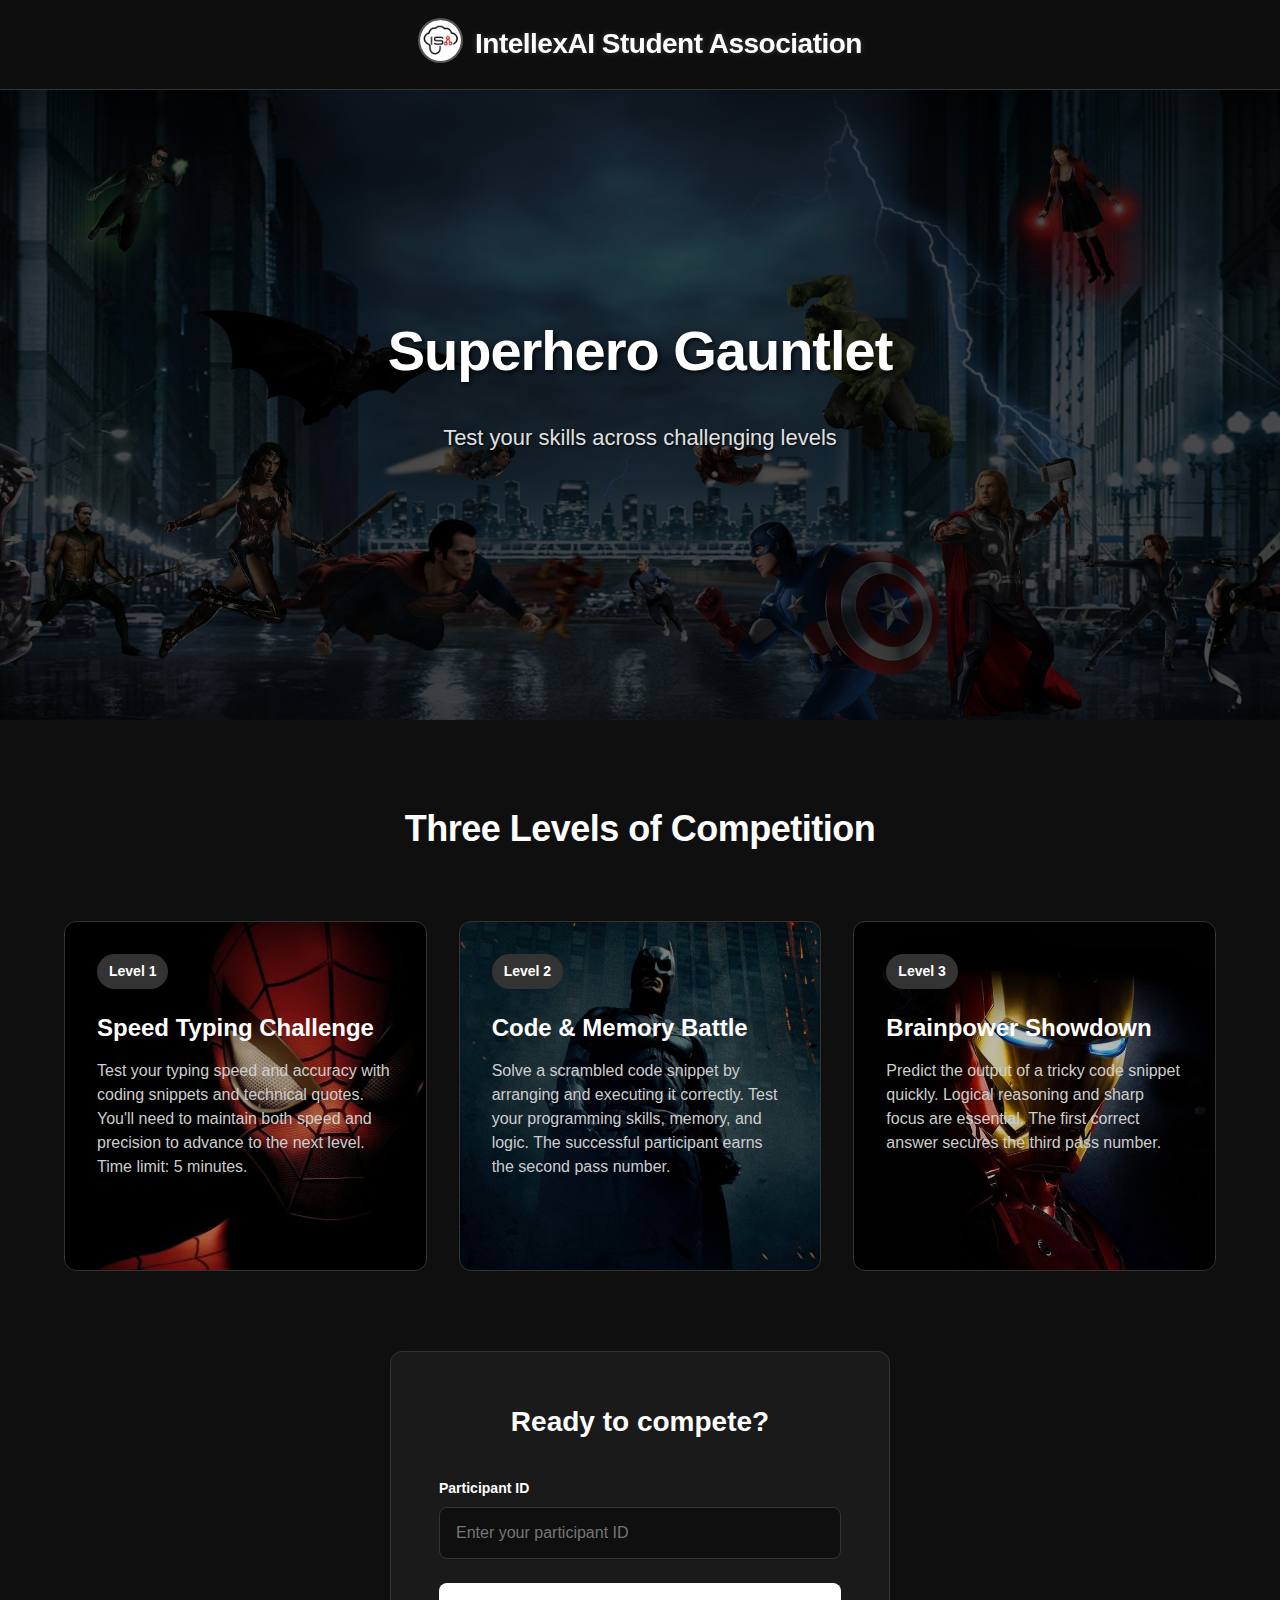
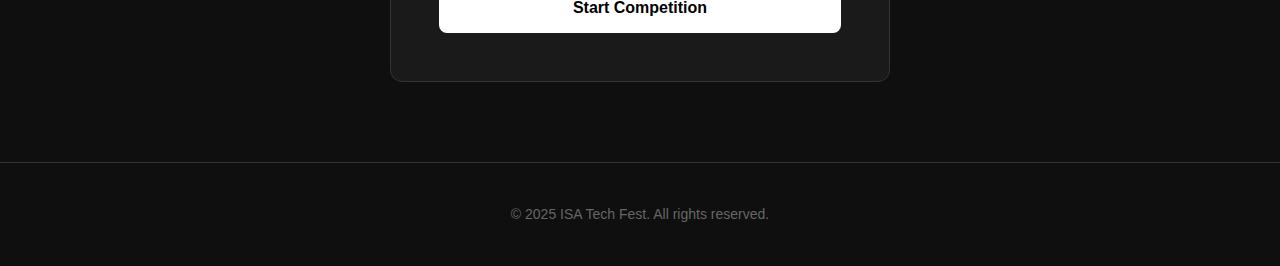
<file: index.html>
<!DOCTYPE html>
<html lang="en">
  <head>
    <meta charset="UTF-8" />
    <meta name="viewport" content="width=device-width, initial-scale=1.0" />
    <title>Superhero Gauntlet</title>
    <link rel="stylesheet" href="css/style.css" />
  </head>
  <body>
    <header class="header">
      <div class="container">
        <nav class="nav">
          <div class="logo-container">
            <a href="index.html"
              ><img
                src="images/isa_dypcoe_logo.jpg"
                alt="Logo"
                class="logo-img"
            /></a>
            <div class="logo-text">IntellexAI Student Association</div>
          </div>
        </nav>
      </div>
    </header>

    <main>
      <section class="hero">
        <div class="container">
          <h1>Superhero Gauntlet</h1>
          <p>Test your skills across challenging levels</p>
        </div>
      </section>

      <section class="games-section">
        <div class="container">
          <h2 class="section-title">Three Levels of Competition</h2>
          <div class="games-grid">
            <div class="game-card level1">
              <div class="game-number">Level 1</div>
              <h3 class="game-title">Speed Typing Challenge</h3>
              <p class="game-description">
                Test your typing speed and accuracy with coding snippets and
                technical quotes. You'll need to maintain both speed and
                precision to advance to the next level. Time limit: 5 minutes.
              </p>
            </div>

            <div class="game-card level2">
              <div class="game-number">Level 2</div>
              <h3 class="game-title">Code & Memory Battle</h3>
              <p class="game-description">
                Solve a scrambled code snippet by arranging and executing it
                correctly. Test your programming skills, memory, and logic. The
                successful participant earns the second pass number.
              </p>
            </div>

            <div class="game-card level3">
              <div class="game-number">Level 3</div>
              <h3 class="game-title">Brainpower Showdown</h3>
              <p class="game-description">
                Predict the output of a tricky code snippet quickly. Logical
                reasoning and sharp focus are essential. The first correct
                answer secures the third pass number.
              </p>
            </div>
          </div>
          <div class="login-section">
            <h3 class="login-title">Ready to compete?</h3>
            <form id="loginForm">
              <div class="form-group">
                <label class="form-label" for="userId">Participant ID</label>
                <input
                  type="text"
                  id="userId"
                  class="form-input"
                  placeholder="Enter your participant ID"
                  required
                />
              </div>
              <button type="submit" class="start-button">
                Start Competition
              </button>
            </form>
          </div>
        </div>
      </section>
    </main>

    <footer class="footer">
      <div class="container">
        <p>&copy; 2025 ISA Tech Fest. All rights reserved.</p>
      </div>
    </footer>

    <script src="js/main.js"></script>
  </body>
</html>
</file>
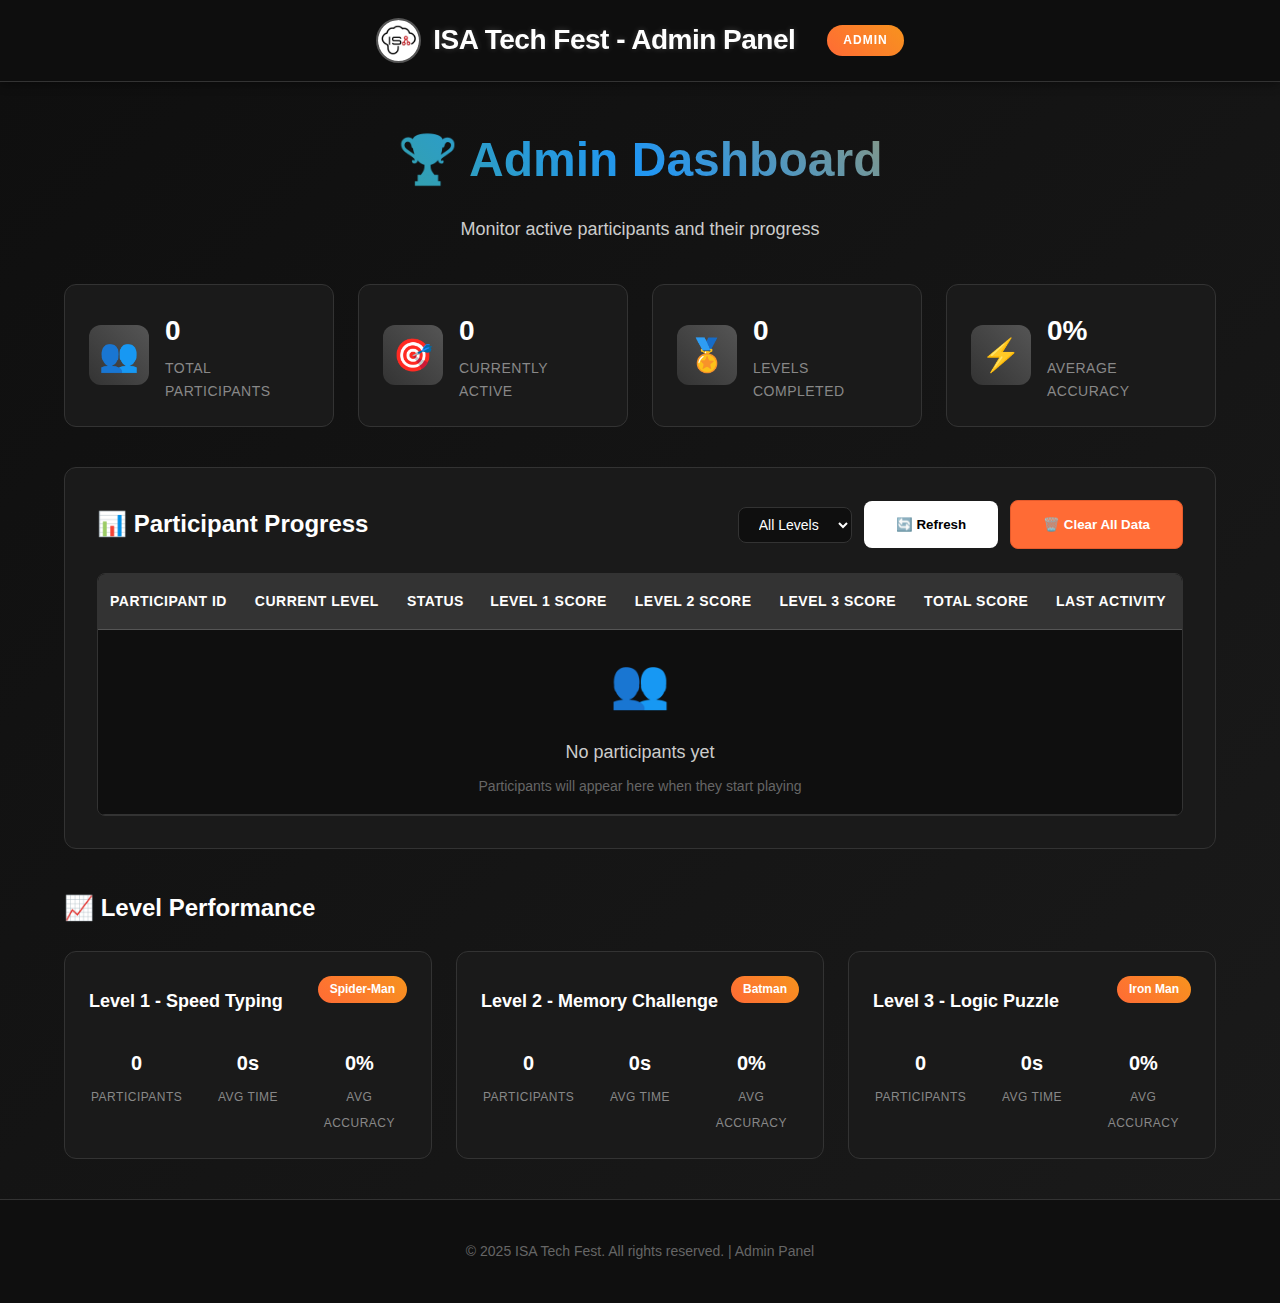
<file: admin.html>
<!DOCTYPE html>
<html lang="en">
  <head>
    <meta charset="UTF-8" />
    <meta name="viewport" content="width=device-width, initial-scale=1.0" />
    <title>Admin Panel - ISA Tech Fest</title>
    <link rel="stylesheet" href="css/style.css" />
    <link rel="stylesheet" href="css/admin.css" />
  </head>
  <body>
    <header class="header">
      <div class="container">
        <nav class="nav">
          <div class="logo-container">
            <img src="images/isa_dypcoe_logo.jpg" class="logo-img" alt="Logo" />
            <div class="logo-text">ISA Tech Fest - Admin Panel</div>
            <div class="admin-badge">ADMIN</div>
          </div>
        </nav>
      </div>
    </header>

    <main>
      <section class="admin-section">
        <div class="container">
          <div class="admin-header">
            <h1 class="admin-title">🏆 Admin Dashboard</h1>
            <p class="admin-subtitle">Monitor active participants and their progress</p>
          </div>

          <div class="stats-overview">
            <div class="stat-card">
              <div class="stat-icon">👥</div>
              <div class="stat-content">
                <div class="stat-number" id="totalParticipants">0</div>
                <div class="stat-label">Total Participants</div>
              </div>
            </div>
            <div class="stat-card">
              <div class="stat-icon">🎯</div>
              <div class="stat-content">
                <div class="stat-number" id="activeParticipants">0</div>
                <div class="stat-label">Currently Active</div>
              </div>
            </div>
            <div class="stat-card">
              <div class="stat-icon">🏅</div>
              <div class="stat-content">
                <div class="stat-number" id="completedLevels">0</div>
                <div class="stat-label">Levels Completed</div>
              </div>
            </div>
            <div class="stat-card">
              <div class="stat-icon">⚡</div>
              <div class="stat-content">
                <div class="stat-number" id="avgAccuracy">0%</div>
                <div class="stat-label">Average Accuracy</div>
              </div>
            </div>
          </div>

          <div class="participants-section">
            <div class="section-header">
              <h2>📊 Participant Progress</h2>
              <div class="filter-controls">
                <select id="levelFilter" class="filter-select">
                  <option value="all">All Levels</option>
                  <option value="level1">Level 1</option>
                  <option value="level2">Level 2</option>
                  <option value="level3">Level 3</option>
                </select>
                <button id="refreshBtn" class="btn btn-primary">🔄 Refresh</button>
                <button id="clearDataBtn" class="btn btn-warning">🗑️ Clear All Data</button>
              </div>
            </div>

            <div class="participants-table-container">
              <table class="participants-table">
                <thead>
                  <tr>
                    <th>Participant ID</th>
                    <th>Current Level</th>
                    <th>Status</th>
                    <th>Level 1 Score</th>
                    <th>Level 2 Score</th>
                    <th>Level 3 Score</th>
                    <th>Total Score</th>
                    <th>Last Activity</th>
                  </tr>
                </thead>
                <tbody id="participantsTableBody">
                  <!-- Dynamic content will be inserted here -->
                </tbody>
              </table>
            </div>
          </div>

          <div class="level-breakdown">
            <h2>📈 Level Performance</h2>
            <div class="level-cards">
              <div class="level-card">
                <div class="level-header">
                  <h3>Level 1 - Speed Typing</h3>
                  <span class="level-badge">Spider-Man</span>
                </div>
                <div class="level-stats">
                  <div class="level-stat">
                    <span class="stat-value" id="level1Participants">0</span>
                    <span class="stat-desc">Participants</span>
                  </div>
                  <div class="level-stat">
                    <span class="stat-value" id="level1AvgTime">0s</span>
                    <span class="stat-desc">Avg Time</span>
                  </div>
                  <div class="level-stat">
                    <span class="stat-value" id="level1AvgAccuracy">0%</span>
                    <span class="stat-desc">Avg Accuracy</span>
                  </div>
                </div>
              </div>

              <div class="level-card">
                <div class="level-header">
                  <h3>Level 2 - Memory Challenge</h3>
                  <span class="level-badge">Batman</span>
                </div>
                <div class="level-stats">
                  <div class="level-stat">
                    <span class="stat-value" id="level2Participants">0</span>
                    <span class="stat-desc">Participants</span>
                  </div>
                  <div class="level-stat">
                    <span class="stat-value" id="level2AvgTime">0s</span>
                    <span class="stat-desc">Avg Time</span>
                  </div>
                  <div class="level-stat">
                    <span class="stat-value" id="level2AvgAccuracy">0%</span>
                    <span class="stat-desc">Avg Accuracy</span>
                  </div>
                </div>
              </div>

              <div class="level-card">
                <div class="level-header">
                  <h3>Level 3 - Logic Puzzle</h3>
                  <span class="level-badge">Iron Man</span>
                </div>
                <div class="level-stats">
                  <div class="level-stat">
                    <span class="stat-value" id="level3Participants">0</span>
                    <span class="stat-desc">Participants</span>
                  </div>
                  <div class="level-stat">
                    <span class="stat-value" id="level3AvgTime">0s</span>
                    <span class="stat-desc">Avg Time</span>
                  </div>
                  <div class="level-stat">
                    <span class="stat-value" id="level3AvgAccuracy">0%</span>
                    <span class="stat-desc">Avg Accuracy</span>
                  </div>
                </div>
              </div>
            </div>
          </div>
        </div>
      </section>
    </main>

    <footer class="footer">
      <div class="container">
        <p>&copy; 2025 ISA Tech Fest. All rights reserved. | Admin Panel</p>
      </div>
    </footer>

    <script src="js/admin.js"></script>
  </body>
</html>
</file>
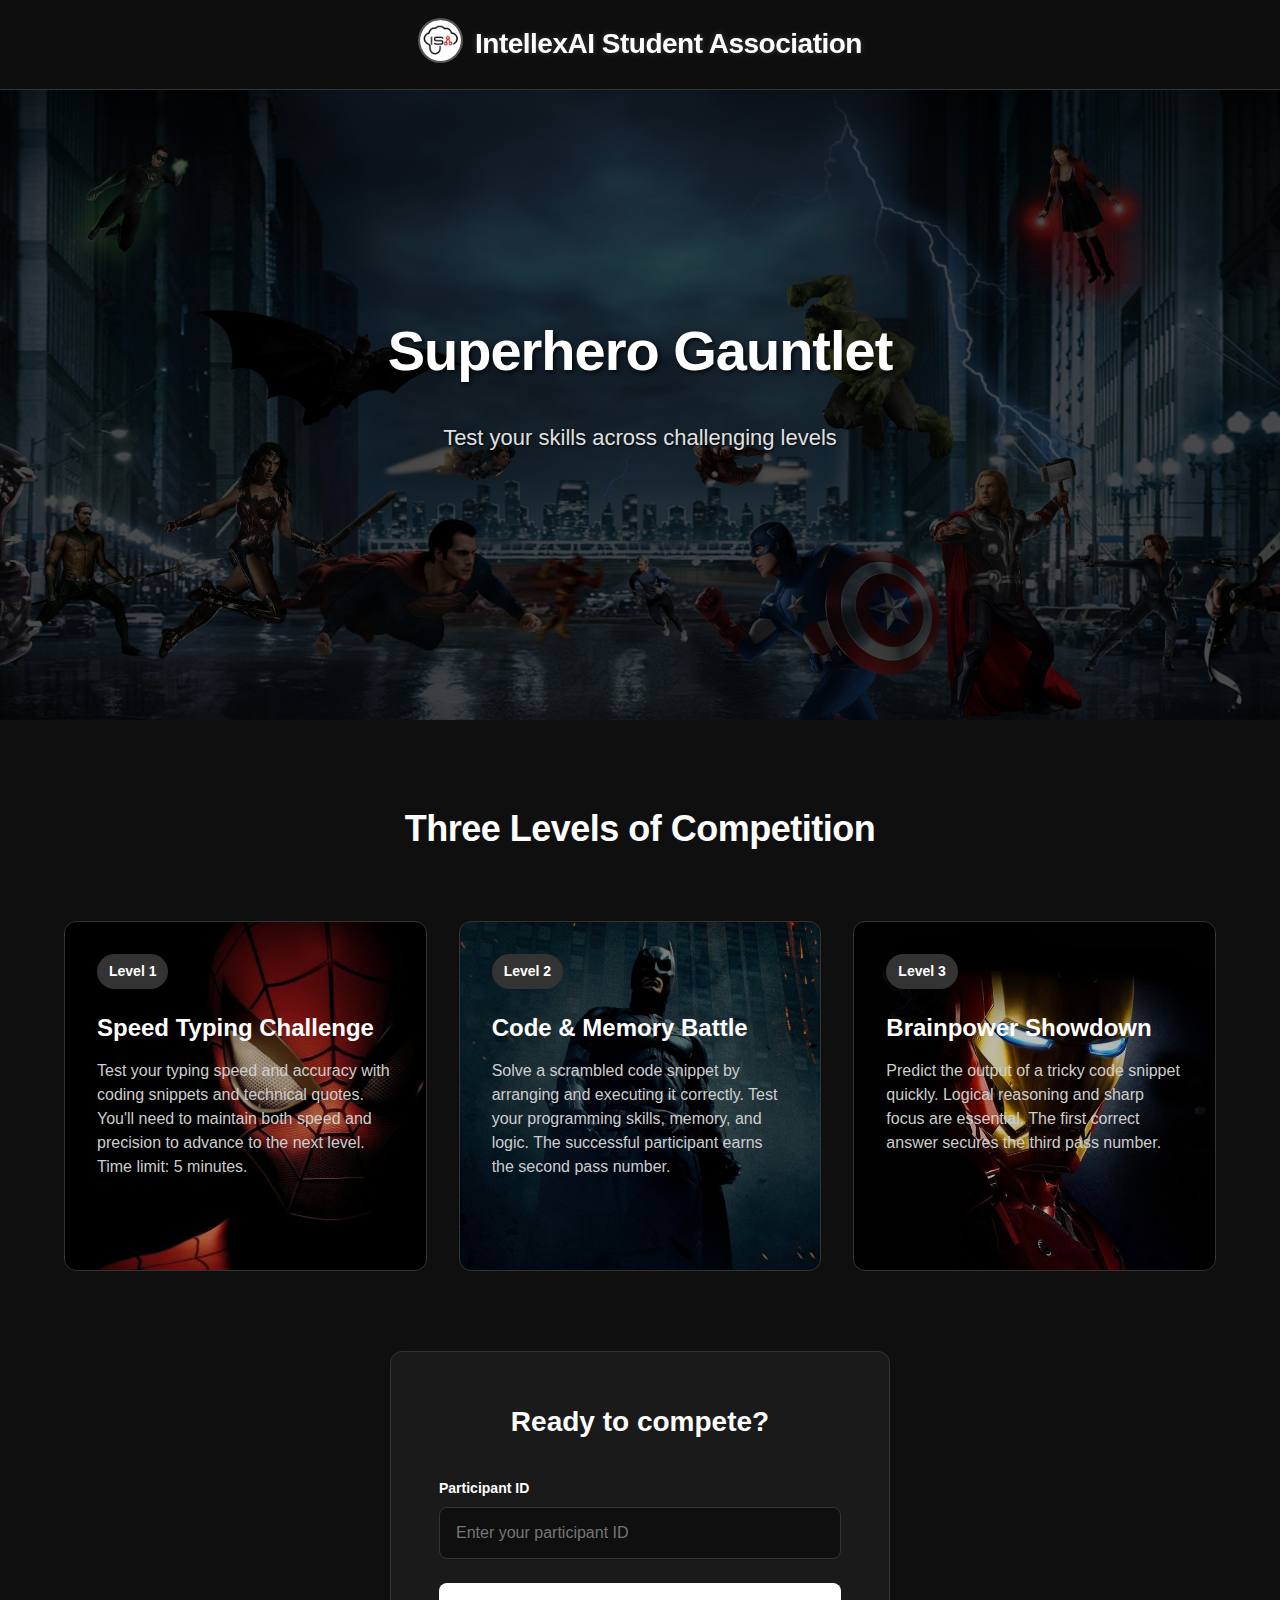
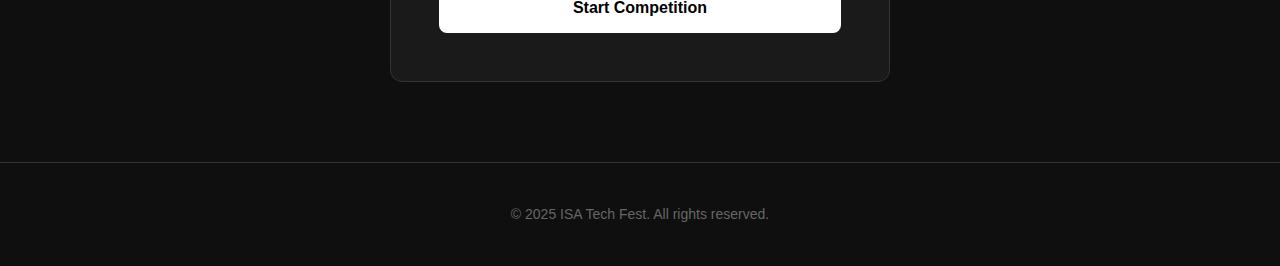
<file: level1.html>
<!DOCTYPE html>
<html lang="en">
  <head>
    <meta charset="UTF-8" />
    <meta name="viewport" content="width=device-width, initial-scale=1.0" />
    <title>Level 1 - Speed Typing | ISA Tech Fest</title>
    <link rel="stylesheet" href="css/style.css" />
    <link rel="stylesheet" href="css/level1.css" />
  </head>
  <body>
    <header class="header">
      <div class="container">
        <nav class="nav">
          <div class="logo-container">
            <img src="images/isa_dypcoe_logo.jpg" class="logo-img" alt="Logo" />
            <div class="logo-text">IntellexAI Student Association</div>
            <div id="userBadge" class="user-badge"></div>
          </div>
        </nav>
      </div>
    </header>

    <main>
      <section class="game-section">
        <div class="container">
          <div class="level-badge">Level 1</div>
          <h1 class="game-title">Super Speed</h1>
          <p class="game-description">
            Type the given superhero quote or code snippet as accurately and
            quickly as possible.
          </p>

          <div class="typing-container">
            <div id="textToType" class="text-to-type">
              Loading quote...
            </div>
            <textarea
              id="typingArea"
              class="typing-area"
              placeholder="Start typing here..."
              disabled
            ></textarea>

            <div class="stats-container">
              <div class="stat-item">
                <span id="accuracy" class="stat-number">100</span>
                <span class="stat-label">Accuracy %</span>
              </div>
              <div class="stat-item">
                <span id="timer" class="stat-number">0</span>
                <span class="stat-label">Time Taken (s)</span>
              </div>
            </div>

            <div class="control-buttons">
              <button id="startBtn" class="btn btn-primary">
                Start Challenge
              </button>
              <button id="resetBtn" class="btn btn-secondary">Reset</button>
            </div>
          </div>

          <div id="resultSection" class="result-section">
            <h2>🎉 Congratulations!</h2>
            <p>You completed the challenge with</p>
            <div class="finalStats">
              <div class="finalAccuracyP" id="finalAccuracy">0%</div>
              <div class="finalTimeP" id="finalTime">0 seconds</div>
            </div>
            <a href="level2.html" class="next-level-btn">Proceed to Level 2</a>
          </div>
        </div>
      </section>
    </main>

    <footer class="footer">
      <div class="container">
        <p>&copy; 2025 ISA Tech Fest. All rights reserved.</p>
      </div>
    </footer>

    <script src="js/level1.js"></script>
  </body>
</html>
</file>
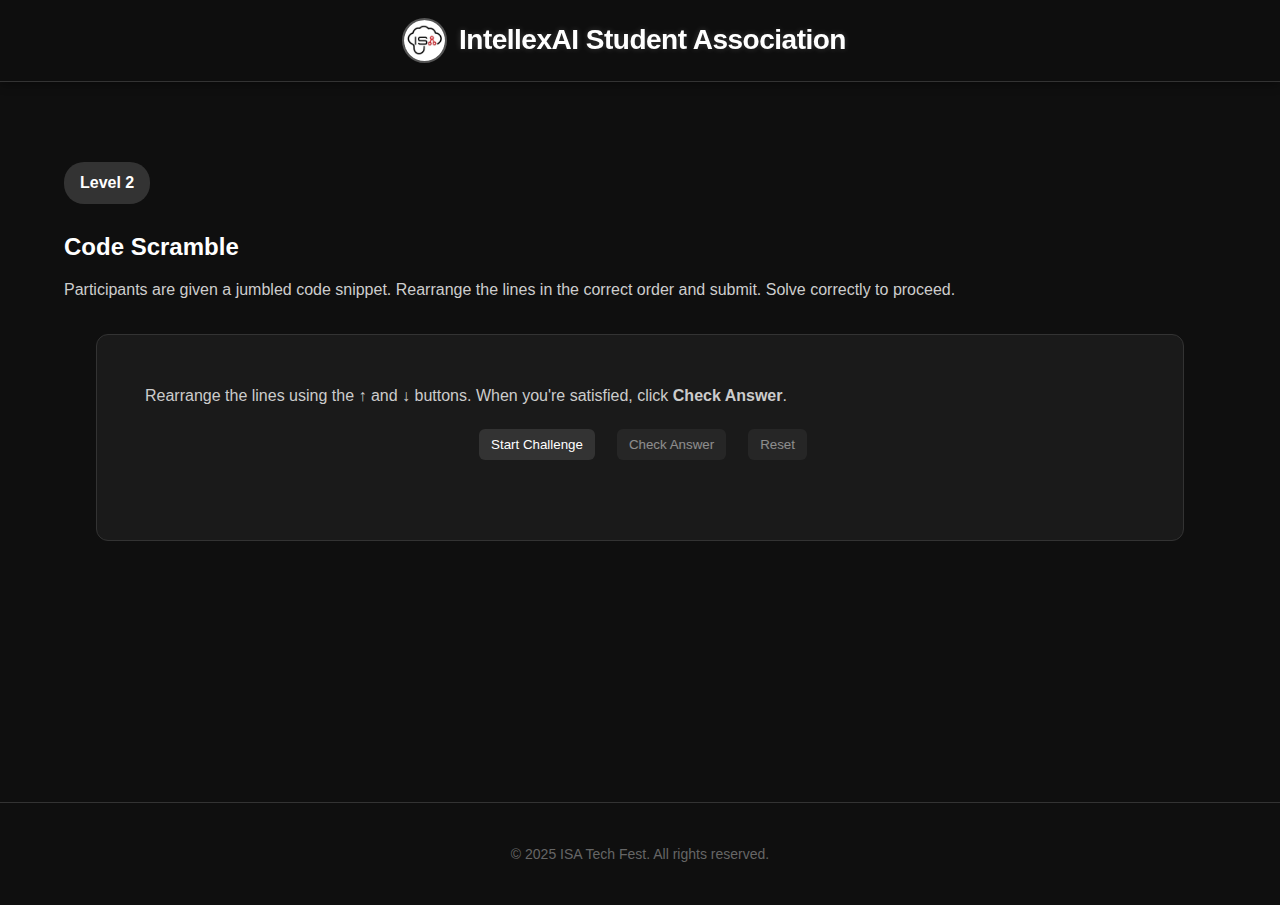
<file: level2.html>
<!DOCTYPE html>
<html lang="en">
  <head>
    <meta charset="UTF-8" />
    <meta name="viewport" content="width=device-width, initial-scale=1.0" />
    <title>Level 2 - Code Scramble | ISA Tech Fest</title>
    <link rel="stylesheet" href="css/style.css" />
    <link rel="stylesheet" href="css/level2.css" />
  </head>
  <body>
    <header class="header">
      <div class="container">
        <nav class="nav">
          <div class="logo-container">
            <img
              src="images/isa_dypcoe_logo.jpg"
              alt="IntellexAI Logo"
              class="logo-img"
            />
            <div class="logo-text">IntellexAI Student Association</div>
            <div id="userBadge" class="user-badge"></div>
          </div>
        </nav>
      </div>
    </header>

    <main>
      <section class="game-section">
        <div class="container">
          <div class="level-badge">Level 2</div>
          <h1 class="game-title">Code Scramble</h1>
          <p class="game-description">
            Participants are given a jumbled code snippet. Rearrange the lines
            in the correct order and submit. Solve correctly to proceed.
          </p>

          <div class="typing-container" id="gameArea">
            <div id="instructions" class="instructions">
              Rearrange the lines using the <strong>↑</strong> and
              <strong>↓</strong> buttons. When you're satisfied, click
              <strong>Check Answer</strong>.
            </div>

            <ul
              id="scrambledList"
              class="scramble-list"
              aria-live="polite"
            ></ul>

            <div class="control-buttons">
              <button id="startBtn" class="small-btn">Start Challenge</button>
              <button id="checkBtn" class="small-btn" disabled>
                Check Answer
              </button>
              <button id="resetBtn" class="small-btn" disabled>Reset</button>
            </div>
          </div>

          <div class="result-section" id="resultSection">
            <h2>🎉 Congratulations!</h2>
            
            <p>You completed the challenge in:</p>
            <div class="time-taken" id="timeTaken">0s</div>
            <a href="level3.html" class="next-level-btn">Proceed to Level 3</a>
          </div>
        </div>
      </section>
    </main>

    <footer class="footer">
      <div class="container">
        <p>&copy; 2025 ISA Tech Fest. All rights reserved.</p>
      </div>
    </footer>

    <script src="js/level2.js"></script>
  </body>
</html>
</file>
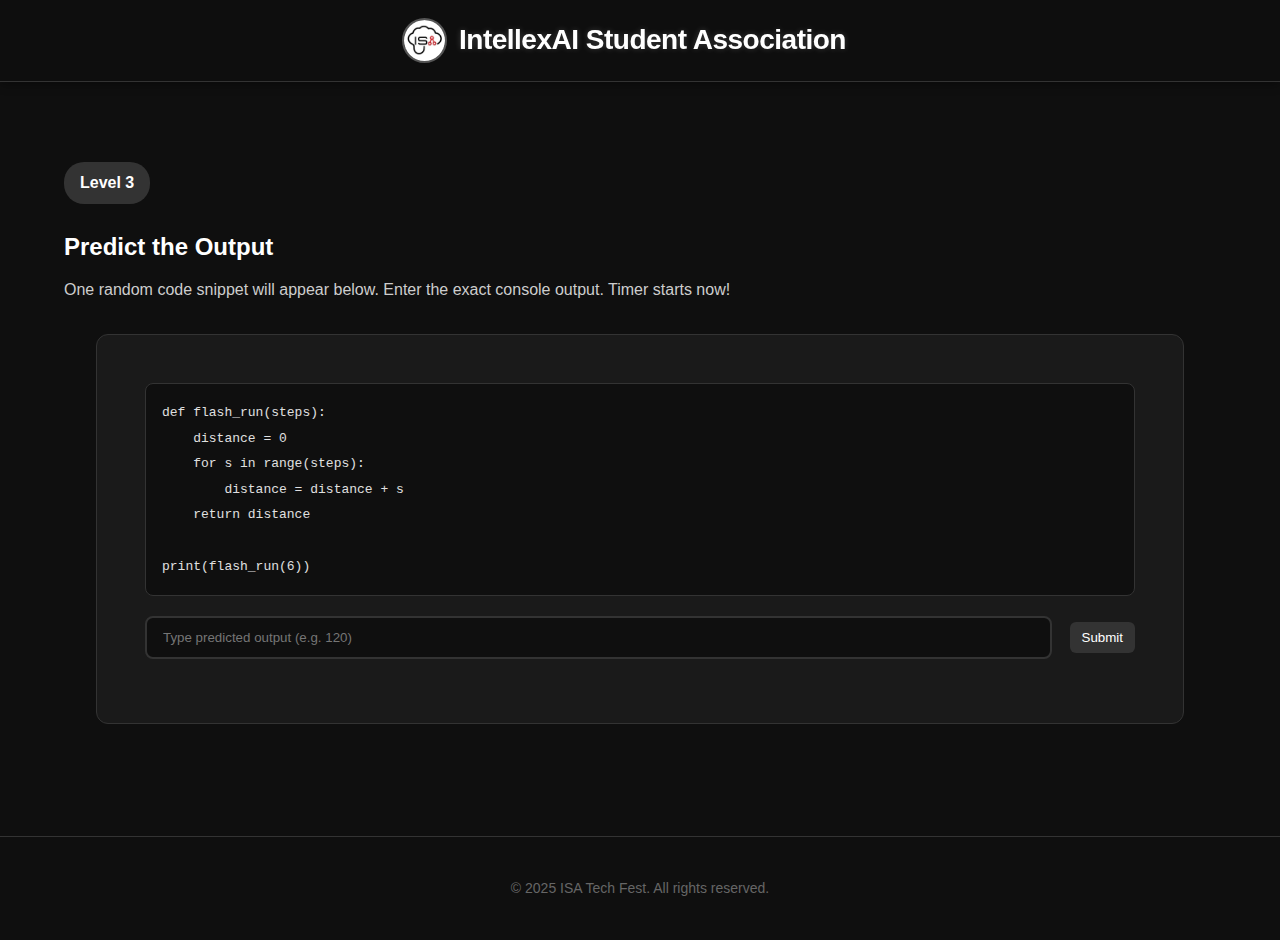
<file: level3.html>
<!DOCTYPE html>
<html lang="en">
  <head>
    <meta charset="UTF-8" />
    <meta name="viewport" content="width=device-width, initial-scale=1.0" />
    <title>Level 3 - Predict the Output | ISA Tech Fest</title>
    <link rel="stylesheet" href="css/style.css" />
    <link rel="stylesheet" href="css/level3.css" />
  </head>
  <body>
    <header class="header">
      <div class="container">
        <nav class="nav">
          <div class="logo-container">
            <img
              src="images/isa_dypcoe_logo.jpg"
              alt="IntellexAI Logo"
              class="logo-img"
            />
            <div class="logo-text">IntellexAI Student Association</div>
            <div id="userBadge" class="user-badge"></div>
          </div>
        </nav>
      </div>
    </header>

    <main>
      <section class="game-section">
        <div class="container">
          <div class="level-badge">Level 3</div>
          <h1 class="game-title">Predict the Output</h1>
          <p class="game-description">
            One random code snippet will appear below. Enter the exact console
            output. Timer starts now!
          </p>

          <div class="typing-container">
            <pre class="code-block"><code id="codeSnippet"></code></pre>

            <div class="input-row">
              <input
                id="prediction"
                placeholder="Type predicted output (e.g. 120)"
              />
              <button id="submitBtn" class="small-btn">Submit</button>
            </div>
          </div>

          <!-- Result grid styled like Level 2 -->
          <div class="result-section" id="resultSection">
            <h2>🎉 Congratulations!</h2>
            <p>You completed the challenge in</p>
            <div class="pass-number" id="finalTime">0s</div>
            <a href="index.html" class="final-btn">Finish & Return Home</a>
          </div>
        </div>
      </section>
    </main>

    <footer class="footer">
      <div class="container">
        <p>&copy; 2025 ISA Tech Fest. All rights reserved.</p>
      </div>
    </footer>

    <script src="js/level3.js"></script>
  </body>
</html>
</file>
<file: css/style.css>
* {
  margin: 0;
  padding: 0;
  box-sizing: border-box;
}

body {
  font-family: -apple-system, "Segoe UI", sans-serif;
  background: #0f0f0f;
  color: #ffffff;
  line-height: 1.6;
}

.container {
  max-width: 1200px;
  margin: 0 auto;
  padding: 0 24px;
}

.header {
  background: rgba(15, 15, 15, 0.95);
  backdrop-filter: blur(12px);
  border-bottom: 1px solid #333;
  box-shadow: 0 2px 10px rgba(0, 0, 0, 0.4);
}

.nav {
  display: flex;
  justify-content: center;
  align-items: center;
  padding: 18px 0;
}

.logo-container {
  display: flex;
  align-items: center;
  gap: 12px;
}

.logo-img {
  width: 45px;
  height: 45px;
  object-fit: contain;
  border-radius: 50%;
  border: 2px solid #555;
  transition: transform 0.3s ease, border-color 0.3s ease;
}

.logo-img:hover {
  transform: scale(1.1);
  border-color: #c72f30;
}

.logo-text {
  font-size: 28px;
  font-weight: 600;
  color: #ffffff;
  letter-spacing: -0.5px;
  text-shadow: 0 0 6px rgba(255, 255, 255, 0.2);
}

.user-badge {
  margin-left: 20px;
  color: #cfcfcf;
  font-weight: 600;
}

.admin-link {
  margin-left: 20px;
  color: #ff6b35;
  font-weight: 600;
  text-decoration: none;
  padding: 6px 12px;
  border: 1px solid #ff6b35;
  border-radius: 6px;
  transition: all 0.3s ease;
}

.admin-link:hover {
  background: #ff6b35;
  color: #000;
  transform: translateY(-1px);
}

.footer {
  border-top: 1px solid #333;
  padding: 40px 0;
  text-align: center;
  color: #666;
  font-size: 14px;
}

.hero {
  padding: 120px 0;
  text-align: center;
  background-image: url("../images/SuperheroImg.jpg");
  background-size: cover;
  background-position: center;
  background-repeat: no-repeat;
  position: relative;
  min-height: 70vh;
  display: flex;
  align-items: center;
  justify-content: center;
}

.hero::before {
  content: "";
  position: absolute;
  top: 0;
  left: 0;
  width: 100%;
  height: 100%;
  background: rgba(0, 0, 0, 0.7);
  z-index: 1;
}

.hero .container {
  position: relative;
  z-index: 2;
}

.hero h1 {
  font-size: 56px;
  font-weight: 700;
  margin-bottom: 24px;
  letter-spacing: -1px;
  text-shadow: 2px 2px 4px rgba(0, 0, 0, 0.8);
}

.hero p {
  font-size: 22px;
  color: #e0e0e0;
  margin-bottom: 48px;
  text-shadow: 1px 1px 2px rgba(0, 0, 0, 0.8);
  max-width: 600px;
  margin-left: auto;
  margin-right: auto;
}

.games-section {
  padding: 80px 0;
}

.section-title {
  font-size: 36px;
  font-weight: 700;
  text-align: center;
  margin-bottom: 64px;
  letter-spacing: -0.5px;
}

.games-grid {
  display: grid;
  grid-template-columns: repeat(auto-fit, minmax(350px, 1fr));
  gap: 32px;
  margin-bottom: 80px;
}

.game-card {
  min-height: 350px;
  border: 1px solid #333;
  border-radius: 12px;
  padding: 32px;
  transition: all 0.2s ease;
}

.level1 {
  background-image: url("../images/1_SpiderMan.jpg");
  background-size: cover;
  background-position: center;
  background-repeat: no-repeat;
}

.level2 {
  background-image: url("../images/2_BatMan.jpg");
  background-size: cover;
  background-position: center;
  background-repeat: no-repeat;
}

.level3 {
  background-image: url("../images/3_IronMan.jpg");
  background-size: cover;
  background-position: center;
  background-repeat: no-repeat;
}

.game-card:hover {
  border-color: #555;
}

.game-number {
  display: inline-block;
  background: #333;
  color: #fff;
  font-size: 14px;
  font-weight: 600;
  padding: 6px 12px;
  border-radius: 20px;
  margin-bottom: 20px;
}

.game-title {
  font-size: 24px;
  font-weight: 600;
  margin-bottom: 12px;
  color: #ffffff;
}

.game-description {
  color: #cdcdcd;
  font-size: 16px;
  line-height: 1.5;
}

.login-section {
  background: #1a1a1a;
  border: 1px solid #333;
  border-radius: 12px;
  padding: 48px;
  max-width: 500px;
  margin: 0 auto;
}

.login-title {
  font-size: 28px;
  font-weight: 600;
  text-align: center;
  margin-bottom: 32px;
}

.form-group {
  margin-bottom: 24px;
}

.form-label {
  display: block;
  font-size: 14px;
  font-weight: 600;
  color: #ffffff;
  margin-bottom: 8px;
}

.form-input {
  width: 100%;
  padding: 16px;
  background: #0f0f0f;
  border: 1px solid #333;
  border-radius: 8px;
  color: #ffffff;
  font-size: 16px;
}

.form-input:focus {
  outline: none;
  border-color: #555;
}

.start-button {
  width: 100%;
  background: #ffffff;
  color: #000000;
  border: none;
  padding: 16px 32px;
  font-size: 16px;
  font-weight: 600;
  border-radius: 8px;
  cursor: pointer;
  transition: all 0.2s ease;
}

.start-button:hover {
  background: #e5e5e5;
  transform: translateY(-1px);
}

/* Common game section styles */
.game-section {
  padding: 80px 0;
  min-height: 80vh;
}

.level-badge {
  display: inline-block;
  background: #333;
  padding: 8px 16px;
  border-radius: 20px;
  margin-bottom: 24px;
  font-weight: 600;
}

.typing-container {
  background: #1a1a1a;
  border: 1px solid #333;
  border-radius: 12px;
  padding: 48px;
  margin: 32px;
}

.control-buttons {
  display: flex;
  gap: 16px;
  justify-content: center;
  margin-bottom: 32px;
}

.btn {
  padding: 16px 32px;
  border: none;
  border-radius: 8px;
  font-weight: 600;
  cursor: pointer;
}

.btn-primary {
  background: #fff;
  color: #000;
}

.btn-secondary {
  background: #333;
  color: #fff;
  border: 1px solid #555;
}

.btn-warning {
  background: #ff6b35;
  color: #fff;
  border: 1px solid #e55a2b;
}

.btn-warning:hover {
  background: #e55a2b;
  transform: translateY(-1px);
}

.small-btn {
  padding: 8px 12px;
  border-radius: 6px;
  border: none;
  background: #333;
  color: #fff;
  cursor: pointer;
  margin-left: 6px;
}

.small-btn:disabled {
  opacity: 0.5;
  cursor: not-allowed;
}

.result-section {
  display: none;
  background: #1a1a1a;
  border: 1px solid #333;
  border-radius: 12px;
  padding: 32px;
  text-align: center;
  box-shadow: 0 4px 20px rgba(0, 0, 0, 0.4);
  animation: fadeIn 0.4s ease-in-out;
  margin-top: 32px;
}

.result-section.show {
  display: block;
}

.result-section h2 {
  font-size: 28px;
  font-weight: 700;
  margin-bottom: 16px;
  color: #ffffff;
}

.result-section p {
  font-size: 16px;
  margin-bottom: 12px;
  color: #cccccc;
}

.next-level-btn {
  background: #ffffff;
  color: #000000;
  padding: 12px 20px;
  font-size: 16px;
  font-weight: 600;
  border-radius: 8px;
  text-decoration: none;
  display: inline-block;
  transition: all 0.2s ease;
}

.next-level-btn:hover {
  background: #e5e5e5;
  transform: translateY(-2px);
}

@keyframes fadeIn {
  from {
    opacity: 0;
    transform: translateY(10px);
  }
  to {
    opacity: 1;
    transform: translateY(0);
  }
}

@media (max-width: 768px) {
  .game-title {
    font-size: 36px;
  }

  .typing-container {
    padding: 24px;
  }

  .container {
    padding: 0 16px;
  }
}
</file>
<file: css/admin.css>
/* Admin Panel Styles */

.admin-section {
  padding: 40px 0;
  min-height: 100vh;
  background: linear-gradient(135deg, #0f0f0f 0%, #1a1a1a 100%);
}

.admin-header {
  text-align: center;
  margin-bottom: 40px;
}

.admin-title {
  font-size: 48px;
  font-weight: 700;
  margin-bottom: 16px;
  background: linear-gradient(45deg, #4CAF50, #2196F3, #FF9800);
  -webkit-background-clip: text;
  -webkit-text-fill-color: transparent;
  background-clip: text;
}

.admin-subtitle {
  font-size: 18px;
  color: #cccccc;
  margin-bottom: 0;
}

.admin-badge {
  background: linear-gradient(45deg, #ff6b35, #f7931e);
  color: white;
  padding: 6px 16px;
  border-radius: 20px;
  font-size: 12px;
  font-weight: 700;
  letter-spacing: 1px;
  margin-left: 20px;
  text-transform: uppercase;
}

/* Stats Overview */
.stats-overview {
  display: grid;
  grid-template-columns: repeat(auto-fit, minmax(250px, 1fr));
  gap: 24px;
  margin-bottom: 40px;
}

.stat-card {
  background: #1a1a1a;
  border: 1px solid #333;
  border-radius: 12px;
  padding: 24px;
  display: flex;
  align-items: center;
  gap: 16px;
  transition: all 0.3s ease;
}

.stat-card:hover {
  border-color: #555;
  transform: translateY(-2px);
  box-shadow: 0 8px 25px rgba(0, 0, 0, 0.3);
}

.stat-icon {
  font-size: 32px;
  width: 60px;
  height: 60px;
  display: flex;
  align-items: center;
  justify-content: center;
  background: linear-gradient(45deg, #333, #555);
  border-radius: 12px;
}

.stat-content {
  flex: 1;
}

.stat-number {
  font-size: 28px;
  font-weight: 700;
  color: #ffffff;
  margin-bottom: 4px;
}

.stat-label {
  font-size: 14px;
  color: #888;
  text-transform: uppercase;
  letter-spacing: 0.5px;
}

/* Participants Section */
.participants-section {
  background: #1a1a1a;
  border: 1px solid #333;
  border-radius: 12px;
  padding: 32px;
  margin-bottom: 40px;
}

.section-header {
  display: flex;
  justify-content: space-between;
  align-items: center;
  margin-bottom: 24px;
  flex-wrap: wrap;
  gap: 16px;
}

.section-header h2 {
  font-size: 24px;
  font-weight: 600;
  color: #ffffff;
  margin: 0;
}

.filter-controls {
  display: flex;
  gap: 12px;
  align-items: center;
}

.filter-select {
  background: #0f0f0f;
  border: 1px solid #333;
  border-radius: 8px;
  padding: 8px 16px;
  color: #ffffff;
  font-size: 14px;
}

.filter-select:focus {
  outline: none;
  border-color: #555;
}

.participants-table-container {
  overflow-x: auto;
  border-radius: 8px;
  border: 1px solid #333;
}

.participants-table {
  width: 100%;
  border-collapse: collapse;
  background: #0f0f0f;
}

.participants-table th {
  background: #333;
  color: #ffffff;
  padding: 16px 12px;
  text-align: left;
  font-weight: 600;
  font-size: 14px;
  text-transform: uppercase;
  letter-spacing: 0.5px;
  border-bottom: 1px solid #555;
}

.participants-table td {
  padding: 16px 12px;
  border-bottom: 1px solid #333;
  color: #cccccc;
  font-size: 14px;
}

.participants-table tbody tr:hover {
  background: #1a1a1a;
}

.status-active {
  color: #4CAF50;
  font-weight: 600;
}

.status-completed {
  color: #2196F3;
  font-weight: 600;
}

.status-inactive {
  color: #888;
}

.score-high {
  color: #4CAF50;
  font-weight: 600;
}

.score-medium {
  color: #FF9800;
  font-weight: 600;
}

.score-low {
  color: #f44336;
  font-weight: 600;
}

/* Level Breakdown */
.level-breakdown h2 {
  font-size: 24px;
  font-weight: 600;
  color: #ffffff;
  margin-bottom: 24px;
}

.level-cards {
  display: grid;
  grid-template-columns: repeat(auto-fit, minmax(300px, 1fr));
  gap: 24px;
}

.level-card {
  background: #1a1a1a;
  border: 1px solid #333;
  border-radius: 12px;
  padding: 24px;
  transition: all 0.3s ease;
}

.level-card:hover {
  border-color: #555;
  transform: translateY(-2px);
  box-shadow: 0 8px 25px rgba(0, 0, 0, 0.3);
}

.level-header {
  display: flex;
  justify-content: space-between;
  align-items: center;
  margin-bottom: 20px;
}

.level-header h3 {
  font-size: 18px;
  font-weight: 600;
  color: #ffffff;
  margin: 0;
}

.level-badge {
  background: linear-gradient(45deg, #ff6b35, #f7931e);
  color: white;
  padding: 4px 12px;
  border-radius: 16px;
  font-size: 12px;
  font-weight: 600;
}

.level-stats {
  display: grid;
  grid-template-columns: repeat(3, 1fr);
  gap: 16px;
}

.level-stat {
  text-align: center;
}

.stat-value {
  display: block;
  font-size: 20px;
  font-weight: 700;
  color: #ffffff;
  margin-bottom: 4px;
}

.stat-desc {
  font-size: 12px;
  color: #888;
  text-transform: uppercase;
  letter-spacing: 0.5px;
}

/* Responsive Design */
@media (max-width: 768px) {
  .admin-title {
    font-size: 36px;
  }
  
  .stats-overview {
    grid-template-columns: 1fr;
  }
  
  .section-header {
    flex-direction: column;
    align-items: flex-start;
  }
  
  .filter-controls {
    width: 100%;
    justify-content: space-between;
  }
  
  .participants-table {
    font-size: 12px;
  }
  
  .participants-table th,
  .participants-table td {
    padding: 12px 8px;
  }
  
  .level-cards {
    grid-template-columns: 1fr;
  }
  
  .level-stats {
    grid-template-columns: 1fr;
    gap: 12px;
  }
}

/* Loading Animation */
.loading {
  display: inline-block;
  width: 20px;
  height: 20px;
  border: 3px solid #333;
  border-radius: 50%;
  border-top-color: #4CAF50;
  animation: spin 1s ease-in-out infinite;
}

@keyframes spin {
  to { transform: rotate(360deg); }
}

/* Empty State */
.empty-state {
  text-align: center;
  padding: 60px 20px;
  color: #888;
}

.empty-state-icon {
  font-size: 48px;
  margin-bottom: 16px;
}

.empty-state-text {
  font-size: 18px;
  margin-bottom: 8px;
}

.empty-state-subtext {
  font-size: 14px;
  color: #666;
}
</file>
<file: css/level1.css>
/* Level 1 specific styles */

.text-to-type {
  font-family: "Courier New", monospace;
  font-size: 18px;
  line-height: 1.8;
  background: #0f0f0f;
  border: 1px solid #333;
  border-radius: 8px;
  padding: 24px;
  margin-bottom: 32px;
  color: #e0e0e0;
  user-select: none;
}

.typing-area {
  width: 100%;
  font-family: "Courier New", monospace;
  font-size: 18px;
  background: #0f0f0f;
  border: 2px solid #333;
  border-radius: 8px;
  margin: 16px 0px;
  padding: 24px;
  color: #fff;
  min-height: 120px;
  resize: vertical;
}

.stats-container {
  display: grid;
  grid-template-columns: repeat(auto-fit, minmax(150px, 1fr));
  gap: 24px;
  margin-bottom: 32px;
}

.stat-item {
  background: #1a1a1a;
  border: 1px solid #333;
  border-radius: 8px;
  padding: 20px;
  text-align: center;
}

.stat-number {
  font-size: 28px;
  font-weight: 700;
}

.stat-label {
  font-size: 14px;
  color: #888;
}

.finalStats {
  display: flex;
  justify-content: center;
  gap: 40px;
  margin: 20px 0;
  flex-wrap: wrap;
}

.finalAccuracyP {
  font-size: 40px;
  font-weight: 700;
  color: #4CAF50;
  font-family: "Courier New", monospace;
}

.finalTimeP {
  font-size: 40px;
  font-weight: 700;
  color: #2196F3;
  font-family: "Courier New", monospace;
}
</file>
<file: css/level2.css>
/* Level 2 specific styles */

.instructions {
  color: #ccc;
  margin-bottom: 16px;
}

.scramble-list {
  list-style: none;
  margin-bottom: 20px;
}

.scramble-item {
  background: #0f0f0f;
  border: 1px solid #333;
  padding: 14px;
  margin-bottom: 8px;
  border-radius: 8px;
  font-family: "Courier New", monospace;
  display: flex;
  align-items: center;
  justify-content: space-between;
}

.scramble-line {
  flex: 1;
  color: #e0e0e0;
  margin-right: 12px;
}

.time-taken {
  font-size: 40px;
  font-weight: 700;
  color: #ffffff;
  margin: 20px 0;
  font-family: "Courier New", monospace;
}
</file>
<file: css/level3.css>
/* Level 3 specific styles */

.code-block {
  font-family: "Courier New", monospace;
  background: #0f0f0f;
  padding: 16px;
  border-radius: 8px;
  border: 1px solid #333;
  color: #e0e0e0;
  margin-bottom: 20px;
}

.input-row {
  display: flex;
  gap: 12px;
  align-items: center;
  margin-bottom: 16px;
}

.input-row input {
  flex: 1;
  padding: 12px 16px;
  border-radius: 8px;
  border: 2px solid #333;
  background: #0f0f0f;
  color: #fff;
}

.pass-number {
  font-size: 64px;
  font-weight: 700;
  color: #ffffff;
  margin: 24px 0;
  font-family: "Courier New", monospace;
}

.final-btn {
  background: #ffffff;
  color: #000000;
  padding: 12px 18px;
  font-size: 16px;
  font-weight: 600;
  border-radius: 8px;
  text-decoration: none;
  display: inline-block;
}
</file>
